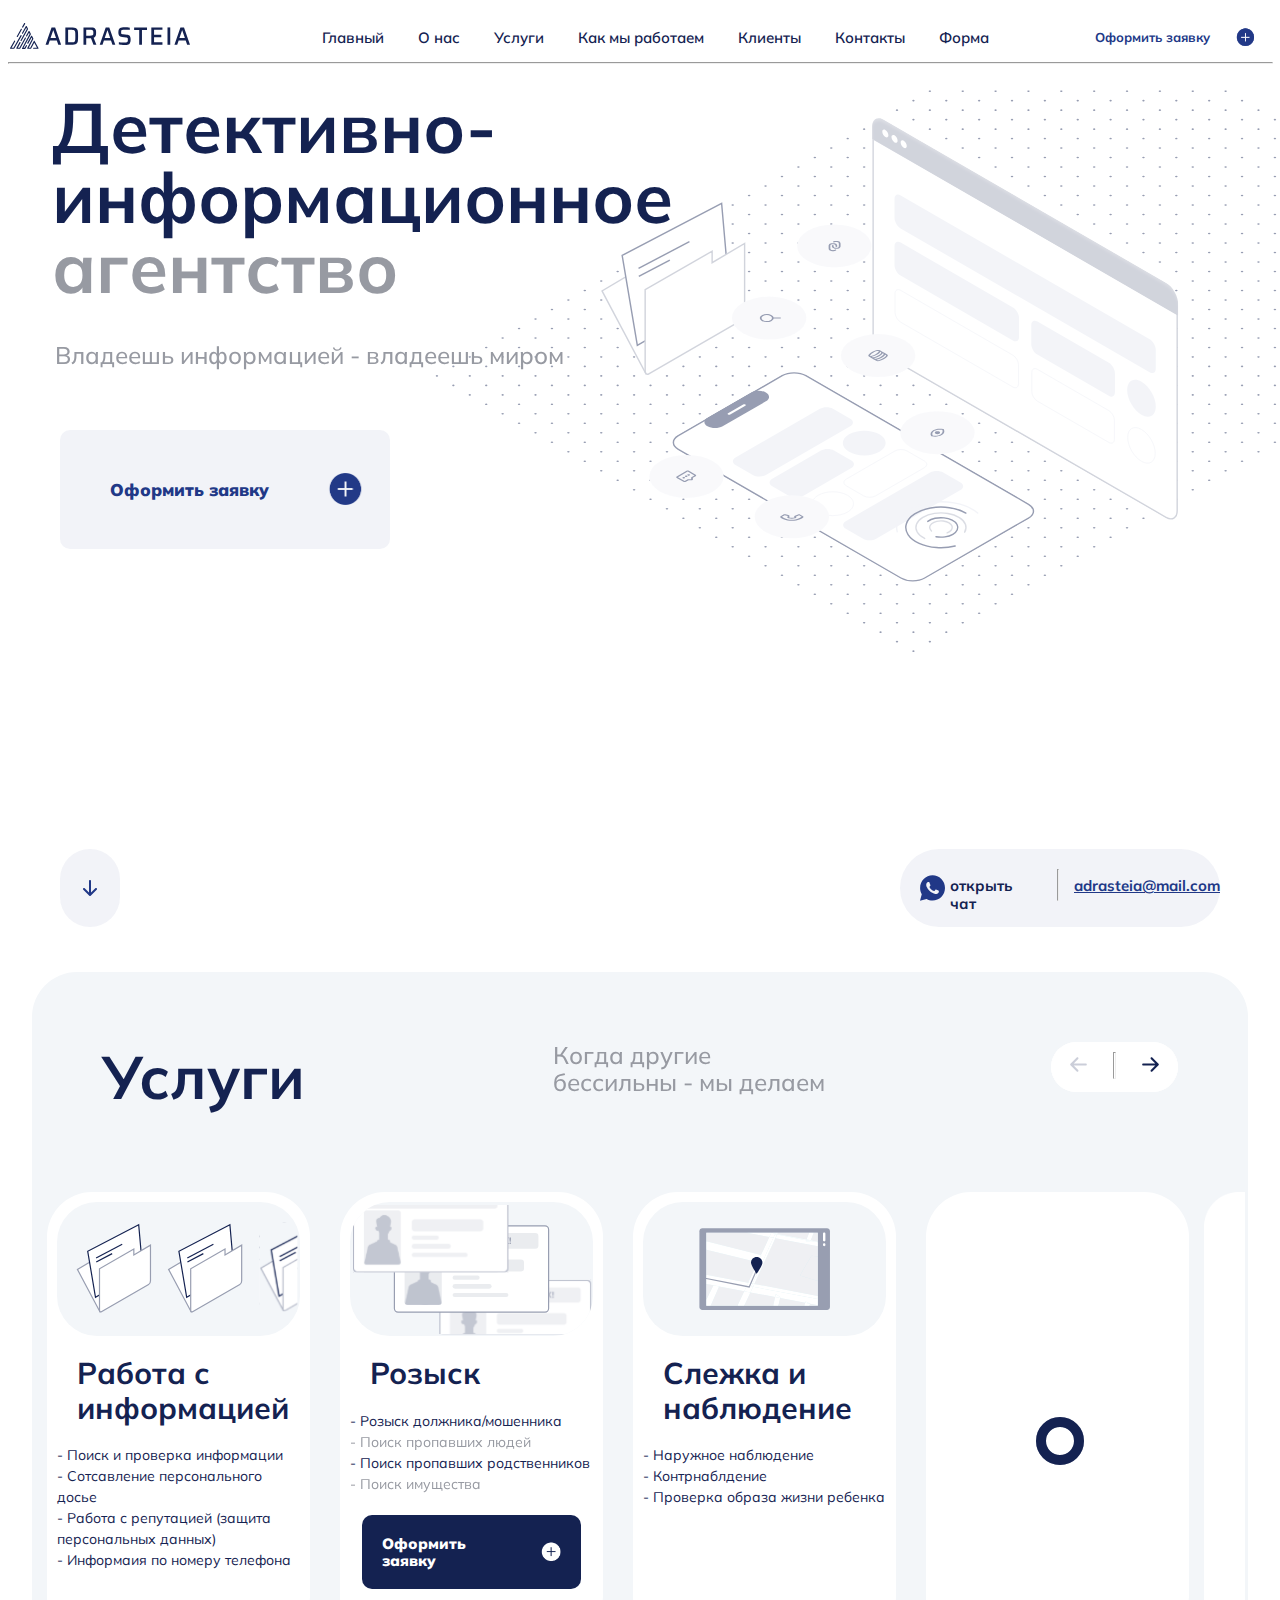
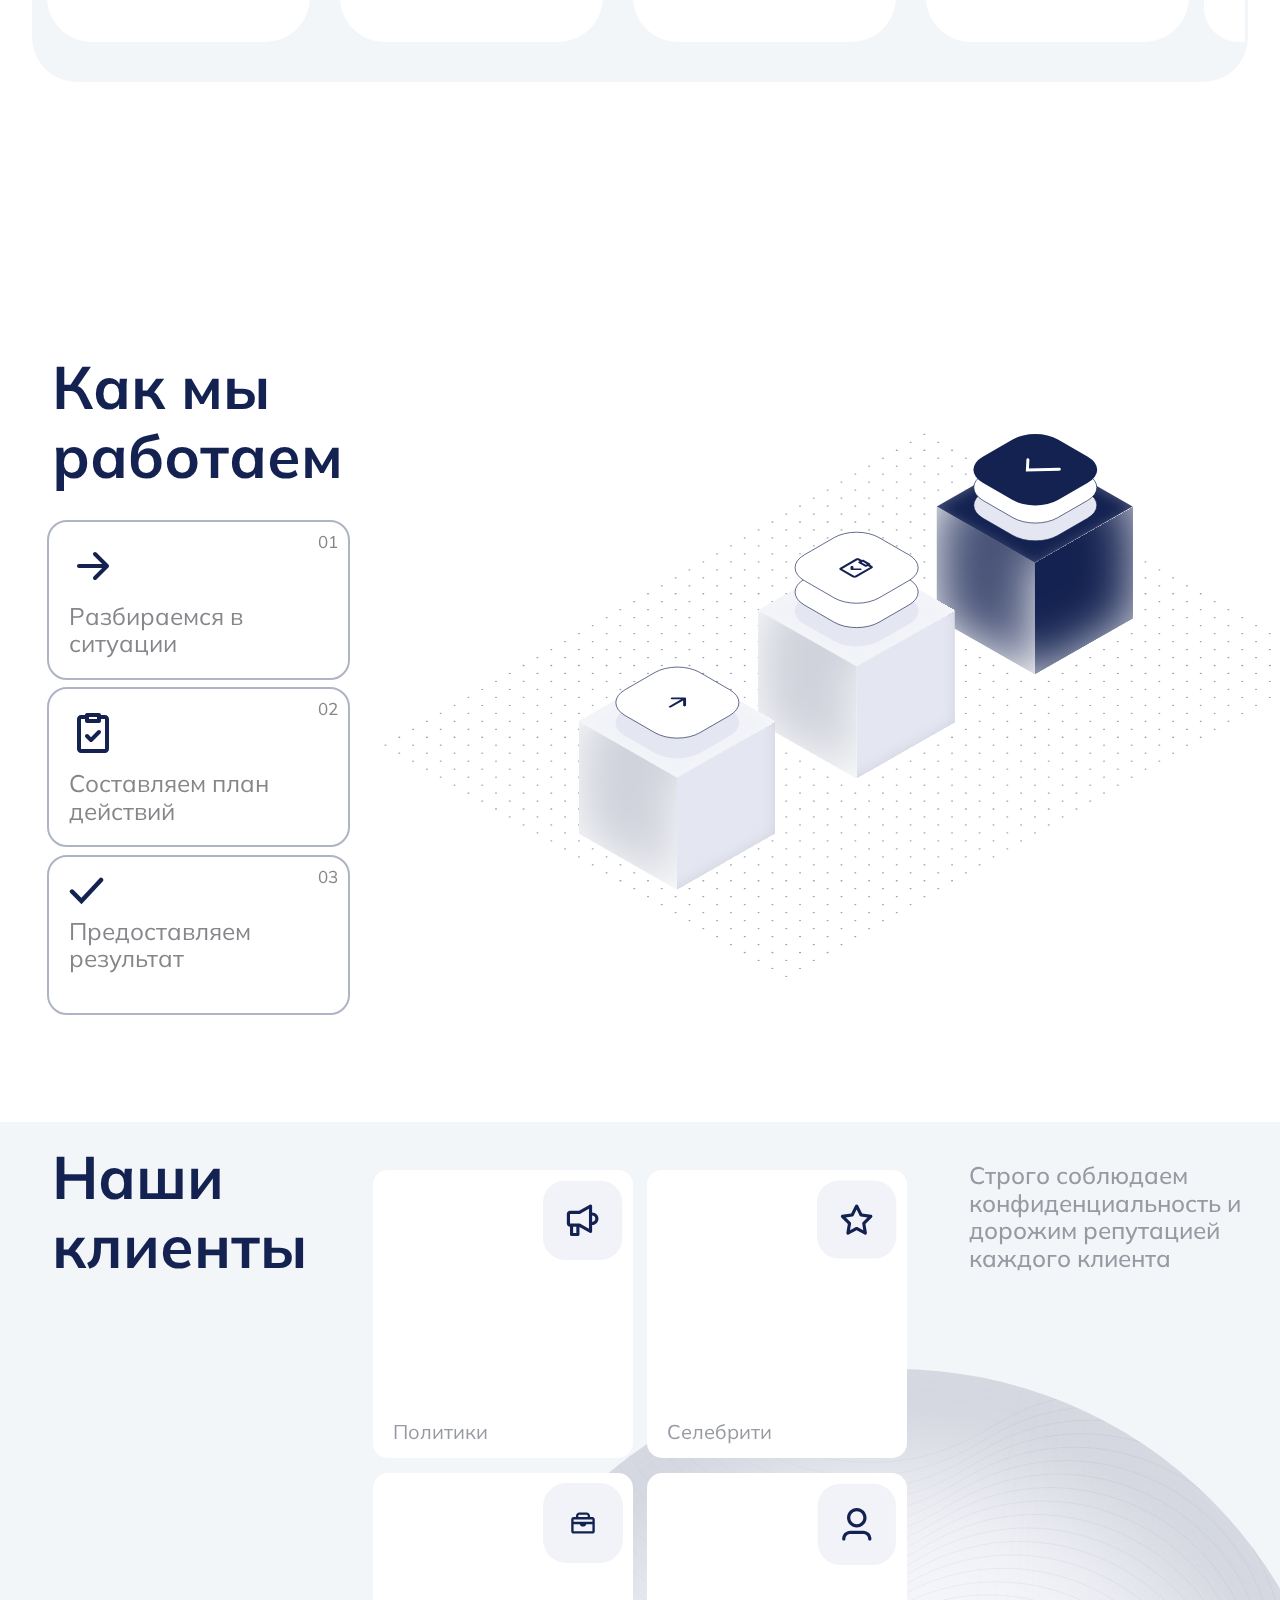
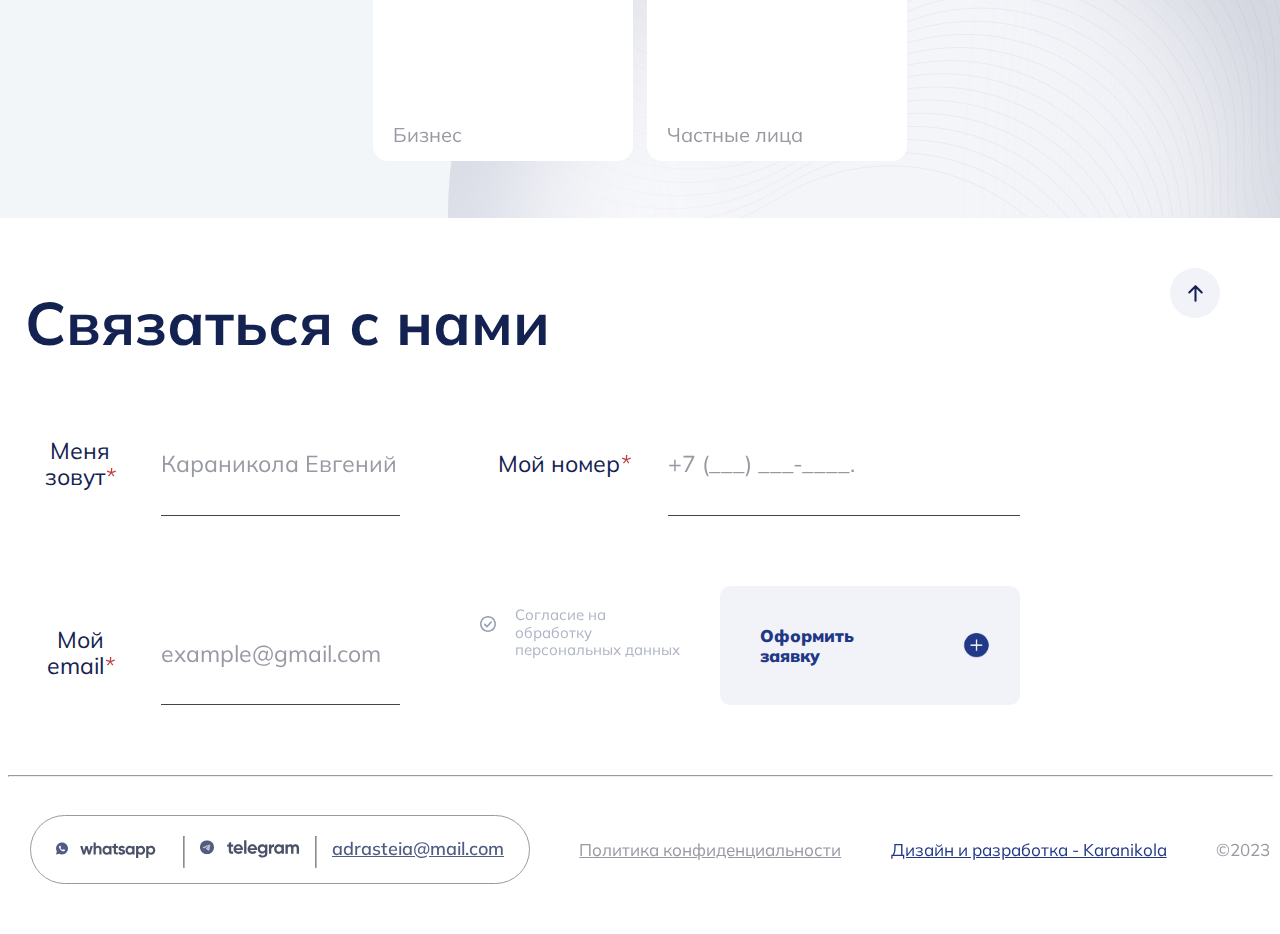
<file: index.html>
<!DOCTYPE html>
<html lang="ru">

<head>
    <meta charset="UTF-8">
    <meta name="viewport" content="width=device-width, initial-scale=1.0">
    <link rel="preconnect" href="https://fonts.googleapis.com">
    <link rel="preconnect" href="https://fonts.gstatic.com" crossorigin>
    <link href="https://fonts.googleapis.com/css2?family=Montserrat&family=Mulish:wght@200;400&display=swap"
        rel="stylesheet">
    <link rel="stylesheet" href="css/normalize.css">
    <link rel="stylesheet" href="css/style.css">
    <title>Document</title>
</head>

<body>
    <a class="skip-link" href="#Uslugi">
        Перейти к контенту
      </a>
    <header id="start">
        <a href="#" class="logo-a" target="_blank"><img class="logo" src="/Images/Logotip.svg" alt="Logotip">
        </a>
        <nav class="hede-href-displ" aria-label="Основная навигация">
            <a class="head-href" href="index.html">Главный</a>
            <a class="head-href" href="#Glavn">О нас</a>
            <a class="head-href" href="#Uslugi">Услуги</a>
            <a class="head-href" href="#How-work">Как мы работаем</a>
            <a class="head-href" href="#Clients">Клиенты</a>
            <a class="head-href" href="#Contact">Контакты</a>
            <a class="head-href" href="form.html">Форма</a>
        </nav>
        <button class="button-settings"> <img src="/Images/Settings.png" alt="Setting Button"> </button>
        <div class="div-button-set">
            <p class="text-button-set">Оформить заявку</p>
            <button class="button-font-nonebox-1-set" aria-label="Оформить заявку">ㅤ</button>
        </div>
    </header>
    <hr>
    <main>
        <section class="sect1" id="Glavn" aria-label="Основная информация">
            <div class="wrapper">
                <h1>
                    <span class="blue-text">Детективно-информационное</span>
                    <span class="gray-text">агентство</span>
                </h1>
                <h2 class="text-p-head" id="sect1-p-head">Владеешь информацией - владеешь миром</h2>
                <div class="div-button-Pc">
                    <h3 class="text-button-Pc">Оформить заявку</h3>
                    <button class="button-font-nonebox-1-Pc" aria-label="Оформить заявку">ㅤ</button>
                </div>
            </div>

            <div class="bg-img-sect1">
                <img src="/Images/BG_Sect1.svg" alt="Background image for mobile">
            </div>

            <div class="div-button">
                <p class="text-button">Оформить заявку</p>
                <button class="button-font-nonebox-1" aria-label="Оформить заявку">ㅤ</button>
            </div>
            <div class="bottom-of-sect1">
                <nav aria-label="Стрелка для перехода в конец страницы">
                    <a class="arrow sr-only" href="#end">ㅤ</a>
                </nav>

                <div class="whatsapp">
                    <img src="/Images/WhatsApp.svg" alt="WhatsApp">
                    <a href="#" class="chat">открыть чат</a>
                    <hr class="whatsapp-hr">
                    <a href="#" class="email">adrasteia@mail.com</a>
                </div>
            </div>
        </section>
        <section class="sect-uslugi" id="Uslugi" aria-label="Услуги">
            <div class="wrapper">
                <div class="all-uslugs">
                    <div class="uslugi-header">
                        <h2>Услуги</h2>
                        <h3 class="text-p-head uslug-text">Когда другие бессильны - мы делаем</h3>
                        <div class="left-right-button">
                            <button class="sr-only">
                                <img src="/Images/arrow-left.svg" alt="Arrow for navigation left">
                            </button>
                            <hr class="lr-hr">
                            <button class="sr-only">
                                <img src="/Images/arrow-right.svg" alt="Arrow for navigation right">
                            </button>
                        </div>
                    </div>
                    <div class="uslug-buttons">
                        <button class="button-font">
                            Работа с информацией
                        </button>
                        <button class="button-font">
                            Розыск
                        </button>
                        <button class="button-font slezh">
                            Слежка и наблюдение
                        </button>
                        <button class="button-font razved">
                            Бизнес разведка
                        </button>
                    </div>
                    <ul class="uslugi-ul">
                        <li>
                            <div class="uslugi" id="uslug-inf">
                                <img class="uslugs-image-1" src="/Images/Work-with-inf.svg" alt="Information">
                                <h3>
                                    Работа с информацией
                                </h3>
                                <ul class="text-uslugi">
                                    <li>Поиск и проверка информации</li>
                                    <li>Сотсавление персонального досье</li>
                                    <li>Работа с репутацией (защита персональных данных)</li>
                                    <li>Информаия по номеру телефона</li>
                                </ul>
                                <div class="div-button-uslug">
                                    <p class="text-button-box" aria-label="Оформить заявку">Оформить заявку</p>
                                    <button class="button-font-box">ㅤ</button>
                                </div>
                            </div>
                        </li>
                        <li>
                            <div class="uslugi" id="uslug-roz">
                                <img class="uslugs-image-2" src="/Images/Rozisk.svg" alt="Rozisk">
                                <h3>
                                    Розыск
                                </h3>
                                <ul class="text-uslugi">
                                    <li>Розыск должника/мошенника</li>
                                    <li>Поиск пропавших людей</li>
                                    <li>Поиск пропавших родственников</li>
                                    <li>Поиск имущества</li>
                                </ul>
                                <div class="div-button-uslug">
                                    <p class="text-button-box">Оформить заявку</p>
                                    <button class="button-font-box sr-only" aria-label="Оформить заявку">ㅤ</button>
                                </div>
                            </div>
                        </li>
                        <li>
                            <div class="uslugi" id="uslug-slezh">
                                <img class="uslugs-image-3" src="/Images/Slezhka.svg" alt="Slezhka">
                                <h3>
                                    Слежка и наблюдение
                                </h3>
                                <ul class="text-uslugi">
                                    <li>Наружное наблюдение</li>
                                    <li>Контрнаблдение</li>
                                    <li>Проверка образа жизни ребенка</li>
                                </ul>
                                <div class="div-button-uslug">
                                    <p class="text-button-box" aria-label="Оформить заявку">Оформить заявку</p>
                                    <button class="button-font-box sr-only">ㅤ</button>
                                </div>
                            </div>
                        </li>
                        <li>
                            <div class="uslugi" id="uslug-business">
                                <span class="loader"></span>
                                <div class="business">
                                    <img class="uslugs-image-4" src="/Images/Razved.svg" alt="Razvedka">
                                    <h3>
                                        Бизнес разведка
                                    </h3>
                                    <ul class="text-uslugi">
                                        <li>Проверка контрагентов</li>
                                        <li>Досье на компанию</li>
                                        <li>Внештатная служба безопасности</li>
                                        <li>Корпоративное расследование</li>
                                    </ul>
                                    <div class="div-button-uslug">
                                        <p class="text-button-box">Оформить заявку</p>
                                        <button class="button-font-box sr-only" aria-label="Оформить заявку">ㅤ</button>
                                    </div>
                                </div>

                            </div>
                        </li>
                        <li>
                            <div>
                                <img class="zaglushka-uslugi" src="/Images/Заглушка_Услуги.png" alt="Zaglushka">
                            </div>
                        </li>
                    </ul>
                </div>
            </div>
        </section>
        <section class="sect-how-work" id="How-work" aria-label="Как мы работаем">
            <div class="Pc-how-work">
                <h2>Как мы работаем</h2>
                <div class="spisok">
                    <ol>
                        <li>
                            <img class="how-work-images" src="/Images/Situation.svg" alt="First from How we work">
                            <img class="how-work-images-Pc" src="/Images/arrow-right-howwork.svg" alt="1">
                            <h3 class="how-work-text">Разбираемся в ситуации</h3>
                            <p class="how-work-number">01</p>
                        </li>
                        <li>
                            <img class="how-work-images" src="/Images/Actions.svg" alt="Second from How we work">
                            <img class="how-work-images-Pc" src="/Images/clipboard-check.svg" alt="2">
                            <h3 class="how-work-text">Составляем план действий</h3>
                            <p class="how-work-number">02</p>
                        </li>
                        <li>
                            <img class="how-work-images" src="/Images/Result.svg" alt="Third from How we work">
                            <img class="how-work-images-Pc" src="/Images/attachment.svg" alt="3">
                            <h3 class="how-work-text">Предоставляем результат</h3>
                            <p class="how-work-number">03</p>
                        </li>
                    </ol>
                </div>
            </div>
            <img class="bg-sect-how-work" src="/Images/How-wrok-BG.svg" alt="Background for How we work">
        </section>
        <section class="sect" id="Clients" aria-label="Наши клиенты">
            <div class="wrapper">
                <div class="all-clients">
                    <h2 class="Our_Clients">Наши клиенты</h2>
                    <p class="text-p-head" id="Our_Clients_p">Строго соблюдаем конфиденциальность и дорожим репутацией
                        каждого клиента</p>
                    <img id="right-bottom-img" src="/Images/Our_Clients_right-bottom.png" alt="Big half of circle">
                    <div class="container-blocks">
                        <div class="client" id="client1">
                            <p class="text-p-cl">Политики</p>
                            <img id="first" src="/Images/Politics.svg" alt="Politics">
                        </div>
                        <div class="client" id="client2">
                            <p class="text-p-cl">Селебрити</p>
                            <img id="third" src="/Images/Celebrity.svg" alt="Celebrity">
                        </div>
                        <div class="client" id="client3">
                            <p class="text-p-cl">Бизнес</p>
                            <img id="second" src="/Images/Business.svg" alt="Business">
                        </div>
                        <div class="client" id="client4">
                            <p class="text-p-cl">Частные лица</p>
                            <img id="fourth" src="/Images/People.svg" alt="People">
                        </div>
                    </div>
                </div>
            </div>
        </section>
        <section class="sect" id="Contact" aria-label="Наши контакты">
            <div class="wrapper">
                <div class="div-arrow-up">
                    <h2 class="svyaz">Связаться с нами</h2>
                    <nav aria-label="Стрелка для перехода в начало страницы">
                        <a class="arrow-up sr-only" href="#start">ㅤ</a>
                    </nav>
                </div>
                <form class="forma-grid">
                    <div class="inp1">
                        <label for="name" class="input-i">Меня зовут<i>*</i></label>
                        <input placeholder="Караникола Евгений" name="name" id="name" required>
                    </div>
                    <div class="inp2">
                        <label for="email" class="input-i">Мой email<i>*</i></label>
                        <input placeholder="example@gmail.com" name="email" id="email" type="email" required>

                    </div>
                    <div class="inp3">
                        <label for="number" class="input-i">Мой номер<i>*</i></label>
                        <input placeholder="+7 (___) ___-____." name="number" id="number" required>
                    </div>
                    <div class="div-button-2">
                        <p class="text-button">Оформить заявку</p>
                        <button class="button-font-nonebox-1" aria-label="Оформить заявку">ㅤ</button>
                    </div>
                    <div class="div-button-2-Pc">
                        <h3 class="text-button-Pc-2">Оформить заявку</h3>
                        <button class="button-font-nonebox-1-Pc-2 sr-only" aria-label="Оформить заявку">ㅤ</button>
                    </div>
                    <label class="text-agreement">
                        <input type="checkbox" name="Agreement" class="real-checkbox"
                            onclick="document.querySelector('label.text-agreement p').style.color = (this.checked) ? 'rgba(20, 34, 81, 1)' : '';">
                        <span class="custom-checkbox sr-only"></span>
                        <p>Согласие на обработку персональных данных</p>
                    </label>
                </form>
            </div>
        </section>
    </main>
    <hr>
    <footer id="end">
        <div class="footer">
            <div class="contact-with-us">
                <a href="#" class="chat-footer sr-only"><img src="/Images/WhatsApp-footer.svg" alt="WhatsApp"></a>
                <hr class="whatsapp-hr">
                <a href="#" class="tg sr-only"><img src="/Images/Telegram-footer.svg" alt="Telegram"></a>
                <hr class="whatsapp-hr">
                <a href="#" class="email-footer">adrasteia@mail.com</a>
            </div>
            <a class="confidience" href="#">Политика конфиденциальности</a>
            <a class="design" href="grid.html">Дизайн и разработка - Karanikola</a>
            <a class="text-2023">©2023</a>
        </div>
    </footer>
</body>

</html>
</file>
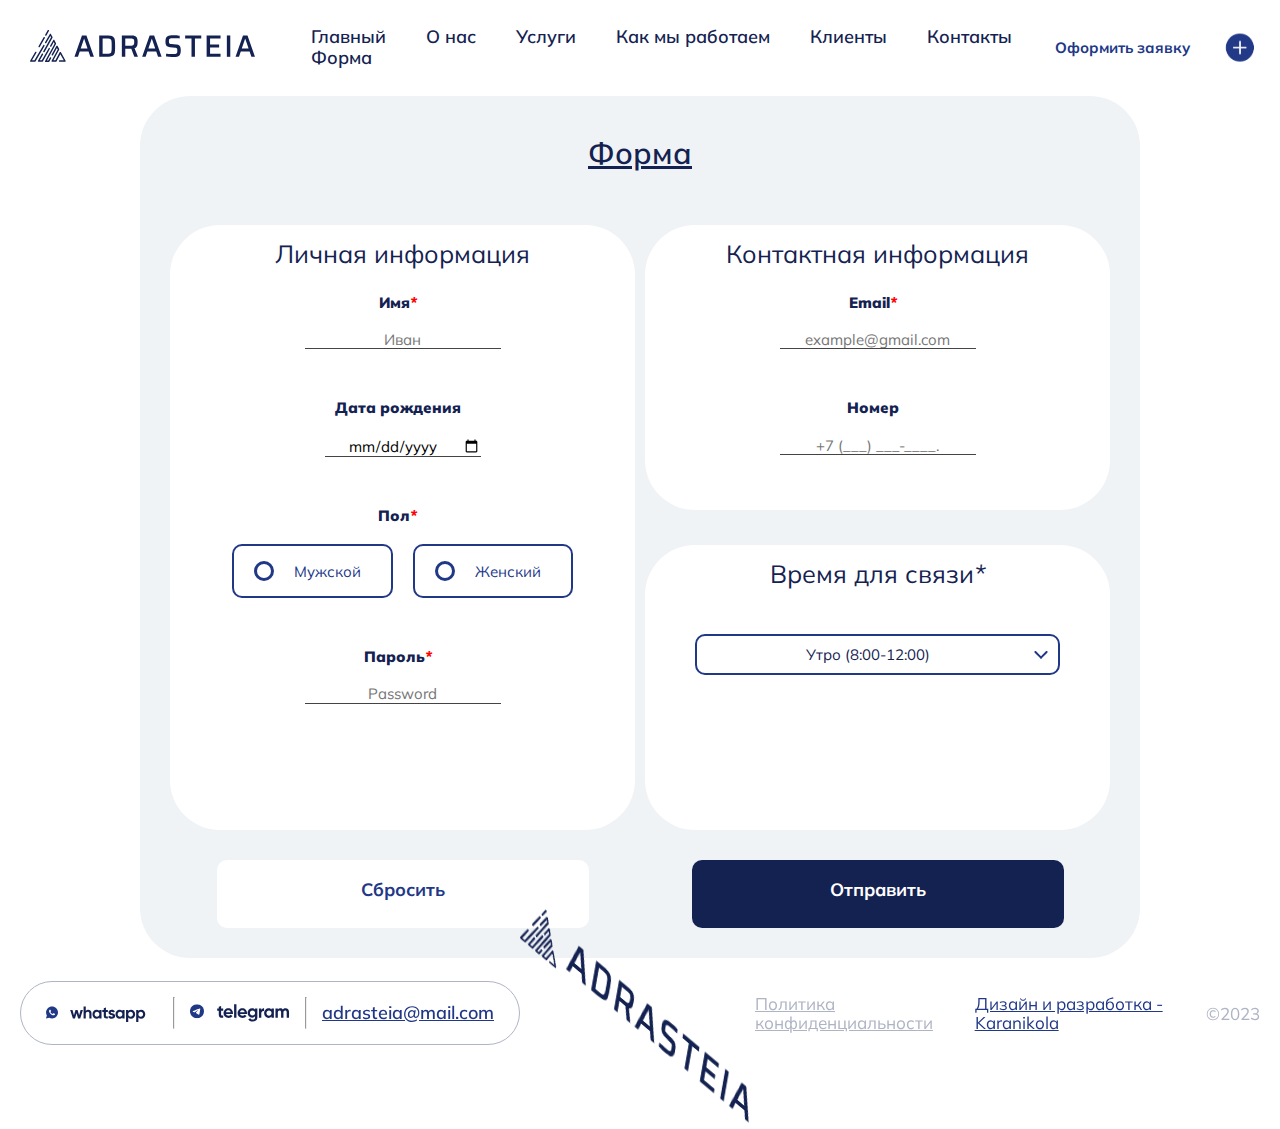
<file: form.html>
<!DOCTYPE html>
<html lang="en">

<head>
    <meta charset="UTF-8">
    <meta name="viewport" content="width=device-width, initial-scale=1.0">
    <link rel="preconnect" href="https://fonts.googleapis.com">
    <link rel="preconnect" href="https://fonts.gstatic.com" crossorigin>
    <link href="https://fonts.googleapis.com/css2?family=Montserrat&family=Mulish:wght@200;400&display=swap"
        rel="stylesheet">
    <link rel="stylesheet" href="css/normalize.css">
    <link rel="stylesheet" href="css/form_style.css">
    <title>Form</title>
</head>

<body>
    <a class="skip-link" href="#main">
        Перейти к контенту
      </a>
    <header id="start">
        <a href="#" target="_blank"><img class="logo sr-only" src="/Images/Logotip.svg" alt="Logotip"> </a>
        <nav class="hede-href-displ">
            <a class="head-href" href="index.html">Главный</a>
            <a class="head-href" href="#Glavn">О нас</a>
            <a class="head-href" href="#Uslugi">Услуги</a>
            <a class="head-href" href="#How-work">Как мы работаем</a>
            <a class="head-href" href="#Clients">Клиенты</a>
            <a class="head-href" href="#Contact">Контакты</a>
            <a class="head-href" href="form.html">Форма</a>
        </nav>
        <button class="button-settings sr-only"> <img src="/Images/Settings.png" alt="Setting button"> </button>
        <div class="div-button-set">
            <p class="text-button-set">Оформить заявку</p>
            <button class="button-font-nonebox-1-set sr-only"></button>
        </div>
    </header>
    <main>
       
            <form action="//httpbin.org/post" method="post">
                <div class="forma">
                <h1>Форма</h1>
                <fieldset class="information">
                    <legend>Личная информация</legend>
                    <div class="inp">
                        <label>
                            <p class="textp">Имя<i>*</i></p>
                            <input type="text" name="name_1" placeholder="Иван" required>
                        </label>
                    </div>
                    <div class="inp">
                        <label>
                            <p class="textp">Дата рождения</p>
                            <input max="2023-01-01" type="date" name="date">
                        </label>
                    </div>
                    <div class="inp">
                        <p class="textp">Пол<i>*</i></p>
                        <div class="floor">
                            <input type="radio" name="Gender" id="man" value="man" required>
                            <label class="gender" for="man">Мужской</label>
                            <input type="radio" name="Gender" id="woman" value="woman" required>
                            <label class="gender" for="woman">Женский</label>
                        </div>
                    </div>
                    <div class="inp">
                        <label>
                            <p class="textp">Пароль<i>*</i></p>
                            <input type="password" name="password" placeholder="Password" required>
                        </label>
                    </div>
                </fieldset>
                <fieldset class="contact">
                    <legend>Контактная информация</legend>
                    <div class="inp">
                        <label>
                            <p class="textp">Email<i>*</i></p>
                            <input type="email" name="email" placeholder="example@gmail.com" required>
                        </label>
                    </div>
                    <div class="inp">
                        <label>
                            <p class="textp">Номер</p>
                            <input type="tel" name="number" placeholder="+7 (___) ___-____.">
                        </label>
                    </div>
                </fieldset>
                <fieldset class="time">
                    <legend>Время для связи<i>*</i></legend>
                    <div class="select-wrapper">
                        <select name="select-ccategory" id="" class="select">
                            <option value="1">Утро (8:00-12:00)</option>
                            <option value="2">Обед (12:00-15:00)</option>
                            <option value="3">Вечер (15:00-18:00)</option>
                            <option value="4">Ночь (18:00-21:00)</option>
                        </select>
                    </div>
                </fieldset> 
                    <button type="reset" class="button-1"><p class="text-button1">Сбросить</p></button>
                    <button type="submit" class="button-2"><p class="text-button2">Отправить</p></button>
            </div>
            </form>
       





    </main>
    <footer id="end">
        <div class="footer">
            <div class="contact-with-us">
                <a href="#" class="chat-footer sr-only"><img src="/Images/WhatsApp-footer.svg" alt="WhatsApp"></a>
                <hr class="whatsapp-hr">
                <a href="#" class="tg sr-only"><img src="/Images/Telegram-footer.svg" alt="Telegram"></a>
                <hr class="whatsapp-hr">
                <a href="#" class="email-footer">adrasteia@mail.com</a>
            </div>
            <a href="#" target="_blank"><img class="logo1 sr-only" src="/Images/Logotip.svg" alt="Logotip"> </a>
            <a class="confidience" href="#">Политика конфиденциальности</a>
            <a class="design" href="grid.html">Дизайн и разработка - Karanikola</a>
            <a class="text-2023">©2023</a>
        </div>
    </footer>

</body>

</html>
</file>
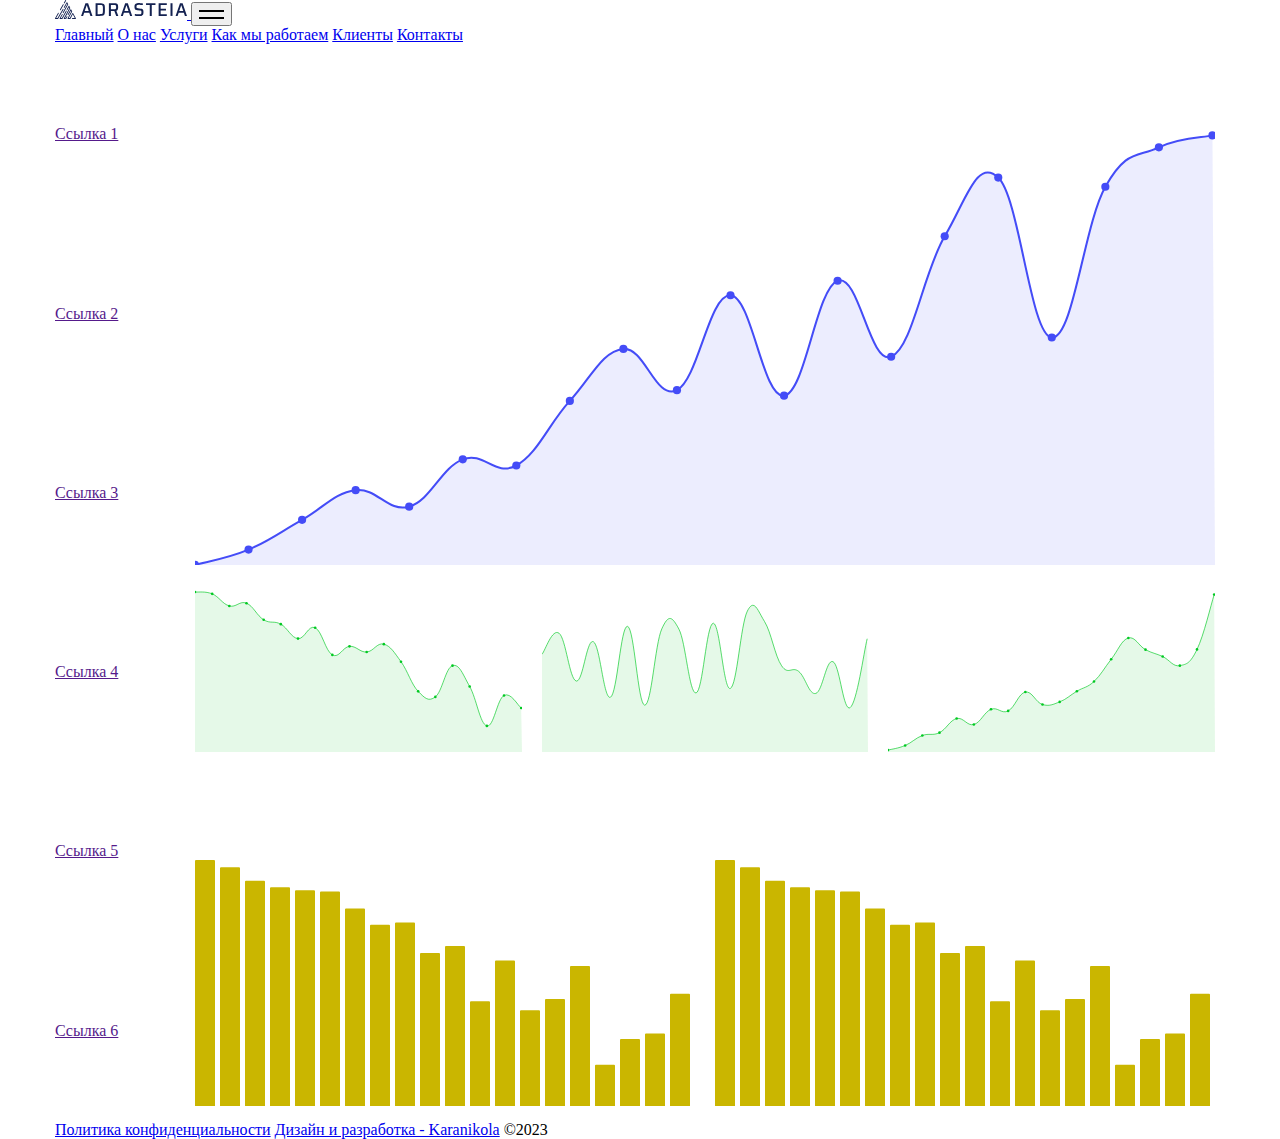
<file: grid.html>
<!DOCTYPE html>
<html lang="ru">

<head>
    <meta charset="UTF-8">
    <meta name="viewport" content="width=device-width, initial-scale=1.0">
    <link rel="stylesheet" href="css/normalize.css">
    <link rel="stylesheet" href="css/grid_style.css">
    <title>Document</title>
</head>

<body>
    <header class="wrapper">
        <a href="index.html" ><img class="logo" src="/Images/Logotip.svg" alt=""> </a>
        <button class="button-settings"> <img src="/Images/Settings.png" alt=""> </button>
        <nav>
            <a class="main-nav" href="#">Главный</a>
            <a class="main-nav" href="#">О нас</a>
            <a class="main-nav" href="#">Услуги</a>
            <a class="main-nav" href="#">Как мы работаем</a>
            <a class="main-nav" href="#">Клиенты</a>
            <a class="main-nav" href="#">Контакты</a>
        </nav>
    </header>
    <main>
        <div class="wrapper main-window">
            <div class="dashboard">
                <a href="" class="link-dashboard"> Ссылка 1</a>
                <a href="" class="link-dashboard"> Ссылка 2</a>
                <a href="" class="link-dashboard"> Ссылка 3</a>
                <a href="" class="link-dashboard"> Ссылка 4</a>
                <a href="" class="link-dashboard"> Ссылка 5</a>
                <a href="" class="link-dashboard"> Ссылка 6</a>
            </div>
            <div class="mainboard">
                <div class="first-net-img">
                    <img src="grid_img/First grid.svg" alt="">
                </div>
                <div class="second-net-img-1">
                    <img src="grid_img/Second grid 1.svg" alt="">
                </div>
                <div class="second-net-img-2">
                    <img src="grid_img/Second grid 2.svg" alt="">
                </div>
                <div class="second-net-img-3">
                    <img src="grid_img/Second grid 3.svg" alt="">
                </div>
                <div class="third-net-img-1">
                    <img src="grid_img/Third grid.svg" alt="">
                </div>
                <div class="third-net-img-2">
                    <img src="grid_img/Third grid.svg" alt="">
                </div>
            </div>
        </div>
    </main>
    <footer>
        <div class="footer wrapper">
            <a class="confidience" href="#">Политика конфиденциальности</a>
            <a class="design" href="#">Дизайн и разработка - Karanikola</a>
            <a class="text-2023">©2023</a>            
        </div>
    </footer>
</body>
</file>
<file: css/style.css>
* {
    margin: 0;
    padding: 0;
    /*outline: 1px solid red;*/
}

html {
    box-sizing: border-box;
    scroll-behavior: smooth;
}

*,
*::before,
*::after {
    box-sizing: inherit;
}

::selection {
    color: var(--gray-color);
    background: var(--light-blue-color);
  }

a:hover{
    color: var(--gray-color);
    transition: 0.3s;
}

a:focus{
    color: var(--light-blue-color);
    transition: 0.3s;
}

:focus{
    transform: scale(1.05);
    transition: 0.3s;
}

:root {
    font-size: 62.5%;
    --gray-color: #afb4c4;
    --blue-color: rgba(20, 34, 81, 1);
    --light-blue-color: rgba(33, 56, 135, 1);
}

body {
    font-family: 'Mulish', sans-serif;
    font-size: 1.5rem;
    color: var(--blue-color);
}

.skip-link {
    display: block;
    position: absolute;
    top: 0;
    left: 50%;
    padding: 10px 15px;
    color: white;
    background: var(--light-blue-color);
    transform: translateY(-100%);
  }

.skip-link:focus {
    transform: translateY(20%);
    color: white;
}

html, body { height: 100%;}

body > footer {
  position: sticky;
  top: 100vh;
}

.wrapper{
    margin: 0;
    padding: 0;
}

h1 {
    max-width: 600px;
    padding-left: 10px;
    text-align: left;
    line-height: 1;
}

h2 {
    display: block;
    max-width: 600px;
    padding: 20px 0 0 20px;
    text-align: left;
    font-size: 4rem;
}

h3 {
    display: block;
    margin: 20px 20px 20px 0;
    text-align: left;
    font-size: 2rem;
    max-width: 600px;
}

footer {
    padding: 20px 0 20px 0;
    text-align: left;
}

header {
    display: grid;
    grid-template-columns: 1fr 3fr 1fr;
    align-items: center;
    padding: 10px 0 10px 10px;
}

section {
    text-align: center;
    width: 100%;
}

hr {
    color: var(--gray-color);
    margin: 0.5em;

}

ol {
    margin: 2em;
}

ul {
    list-style-type: none;
}

.logo {
    position: relative;
    width: 8em;
}



.button-settings {
    display: flex;
    background-color: white;
    width: 60%;
    border: none;
    margin-left: auto;
    grid-area: 1/3/1/3;
    align-self: center;
}

.button-settings img {
    width: 25px;
}


.sect1 {
    display: block;
    flex-direction: column;
    padding-bottom: 3em;
}

.blue-text {
    font-size: 3.5rem;
    color: var(--blue-color);
    font-weight: bold;
    line-height: 1em;
}

.gray-text {
    font-size: 3.5rem;
    color: var(--gray-color);
    font-weight: bold;
    filter: contrast(0.5);
}

.text-p-head {
    text-align: left;
    margin: 15px 0px 15px 10px;
    color: var(--gray-color);
    font-size: 1.4rem;
    font-weight: 500;
    width: 90%;
    filter: contrast(0.5);
}

.bg-sect1 {
    display: block;
    position: relative;
    width: 100%;
    top: -80px;
    margin-left: auto;
    margin-right: auto;
}

.div-button {
    display: flex;
    background-color: rgba(33, 56, 135, 0.06);
    margin-left: auto;
    margin-right: auto;
    border-radius: 10px;
    width: 90%;
    box-shadow: 0px 6px 5px 1px #afb4c4;
}

.text-button {
    color: var(--light-blue-color);
    font-size: 1rem;
    font-weight: 900;
    padding: 20px;
    margin-right: auto;
}

.button-font-nonebox-1 {
    background-image: url(/Images/Plus-blue.png);
    width: 70px;
    border: none;
    background-repeat: no-repeat;
    background-position: center;
    background-size: 50%;
    background-color: rgba(30, 56, 135, 0);
}

.button-font-nonebox-1-Pc:hover{
    cursor: pointer;
}

.button-font-nonebox-1-Pc-2:hover{
    cursor: pointer;
}

div.all-uslugs {
    display: block;
    position: relative;
    background-color: rgba(243, 246, 249, 1);
    border-radius: 45px;
    width: 100%;
    padding: 0px 0 40px 0;
}

.uslug-buttons {
    display: flex;
    width: 100%;
}

.button-font {
    color: var(--light-blue-color);
    font-size: 1.5rem;
    padding: 10px 20px;
    font-weight: 900;
    background-color: rgba(33, 56, 135, 0.06);
    border-radius: 50px;
    margin: auto;
    border: 1px solid var(--gray-color);
}


div.uslugi {
    display: block;
    background-color: white;
    border-radius: 45px;
    padding: 10px 10px 30px 10px;
    margin-top: 30px;
    margin-left: auto;
    margin-right: auto;
    text-align: left;
    width: 90%;
    position: relative;
}

.business{
    opacity: 0;
    animation: ani 7s forwards;
    
}

@keyframes ani {
    50% {opacity: 0;}
    100% {opacity: 1;}
  } 

.loader {
    width: 48px;
    height: 48px;
    border:10px solid var(--gray-color);
    border-radius: 50%;
    position: absolute;
    right: 40%;
    top: 50%;
    transform:rotate(45deg);
    box-sizing: border-box;
    animation: ani2 5s forwards;
  }

  @keyframes ani2 {
    0% {opacity: 1;}
    100% {opacity: 0;}
  }
  .loader::before {
    content: "";
    position: absolute;
    box-sizing: border-box;
    inset:-10px;
    border-radius: 50%;
    border:10px solid var(--blue-color);
    animation: prixClipFix 2s infinite linear;
  }

  @keyframes prixClipFix {
      0%   {clip-path:polygon(50% 50%,0 0,0 0,0 0,0 0,0 0)}
      25%  {clip-path:polygon(50% 50%,0 0,100% 0,100% 0,100% 0,100% 0)}
      50%  {clip-path:polygon(50% 50%,0 0,100% 0,100% 100%,100% 100%,100% 100%)}
      75%  {clip-path:polygon(50% 50%,0 0,100% 0,100% 100%,0 100%,0 100%)}
      100% {clip-path:polygon(50% 50%,0 0,100% 0,100% 100%,0 100%,0 0)}
  }
    
.uslugs-image-1 {
    display: block;
    border-radius: 45px;
    width: 100%;
}

.text-uslugi li {
    list-style-type: none;
    /* Убираем маркеры у списка */
}

#uslug-roz .text-uslugi li:nth-child(even){
    color: var(--gray-color);
    filter: contrast(0.5);
}


.text-uslugi li:before {
    content: "- ";
    /* Добавляем в качестве маркера символ */
}

.text-uslugi {
    font-size: 1.4rem;
    line-height: 1.5;
    margin-bottom: 20px;
}

.div-button-uslug {
    display: flex;
    width: 90%;
    background-color: var(--blue-color);
    border-radius: 10px;
    margin-left: auto;
    margin-right: auto;
}

.text-button-box {
    color: white;
    font-size: 1.5rem;
    font-weight: 900;
    padding: 20px;
    margin-right: auto;
}

.button-font-box {
    background-image: url(/Images/Plus-white.png);
    width: 70px;
    border-radius: 20px;
    border: none;
    background-repeat: no-repeat;
    background-position: center;
    background-size: 50%;
    background-color: var(--blue-color);
}

.button-font-box:hover{
    cursor: pointer;
}

.spisok li {
    display: flex;
    padding: 20px;
    margin-left: auto;
    margin-right: auto;
    border: 2px solid var(--gray-color);
    border-radius: 10px;
    min-width: 50%;
    max-width: 100%;
    margin-bottom: 20px;
}

.how-work-images {
    width: 30%;
}

.how-work-text {
    font-size: 1.5rem;
    text-align: left;
    margin-left: 10%;
    margin-top: 5%;
    font-weight: 600;
    filter: contrast(0.2);
}

.how-work-number {
    position: relative;
    color: var(--gray-color);
    font-size: 1.2rem;
    left: 7%;
    top: -15px;
    filter: contrast(0.1);
}

div.all-clients {
    display: block;
    position: relative;
    background-color: rgba(243, 246, 249, 1);
    border-radius: 45px;
    width: 100%;
}

#right-bottom-img {
    position: absolute;
    right: 0;
    bottom: 0;
    width: 50%;
    z-index: 0;
}

div.container-blocks {
    display: grid;
    grid-template-columns: repeat(2, 1fr);
    grid-template-rows: repeat(2, 1fr);
    place-items: center;
    padding-bottom: 10px;
}

div.client {
    display: block;
    position: relative;
    background-color: white;
    border-radius: 15px;
    padding: 10px;
    margin: 10px;
}

.client {
    width: 80%;
    height: 90%;
}

.text-p-cl {
    color: var(--gray-color);
    font-size: 1.4rem;
    font-weight: 900;
    text-align: left;
    margin-top: 5.5em;
    filter: contrast(0.5);
}

#first {
    position: absolute;
    top: 0;
    right: 0;
    padding: 5px;
    width: 55px;
}

#second {
    position: absolute;
    top: 0;
    right: 0;
    padding: 5px;
    width: 55px;
}

#third {
    position: absolute;
    top: 0;
    right: 0;
    padding: 5px;
    width: 55px;
}

#fourth {
    position: absolute;
    top: 0;
    right: 0;
    padding: 5px;
    width: 55px;
}

input {
    font-size: 1.7rem;
    background: transparent;
    border: none;
    border-bottom: 1px solid #444;
    width: 95%;
    margin-top: 30px;
}

.div-button-2 {
    display: flex;
    background-color: rgba(33, 56, 135, 0.06);
    margin-left: auto;
    margin-right: auto;
    border-radius: 10px;
    width: 90%;
    box-shadow: 0px 6px 5px 1px #afb4c4;
    margin-top: 20px;
}

.text-agreement {
    display: flex;
    text-align: left;
    font-size: 0.7em;
    color: var(--gray-color);
    margin: 20px;
    margin-right: auto;
    width: 50%;
    filter: contrast(1);
}

.real-checkbox {
    display: none;
}

.custom-checkbox {
    display: inline-block;
    width: 20px;
    height: 20px;
    padding-right: 25px;
    margin-top: 4px;
    background-image: url(/Images/Checkbox_gray.svg);
    background-repeat: no-repeat;
    background-size: 65%;
    cursor: pointer;
}

.custom-checkbox::before {
    content: '';
    display: inline-block;
    width: 20px;
    height: 20px;
    padding-right: 25px;
    background-image: url(/Images/Checkbox_blue.svg);
    background-repeat: no-repeat;
    background-size: 65%;
    transform: scale(0);
}

.real-checkbox:checked + .custom-checkbox::before {
    transform: scale(1);
}

.footer {
    display: flex;
    font-size: 0.6em;
    padding: 10px;
    justify-content: space-between;
    width: 100%;
}

.confidience {
    color: var(--gray-color);
    filter: contrast(0.5);
}

.confidience:hover{
    color: var(--blue-color);
}

.design {
    color: var(--light-blue-color);
}

.text-2023 {
    position: static;
    right: auto;
    color: var(--gray-color);
    filter: contrast(0.5);
}

.form {
    display: block;
    width: 400px;
    padding: 10px 30px;
    width: 100%;
}

input[name="email"]::-webkit-input-placeholder {
    color: var(--blue-color);
}


@media (max-width: 1050px) {
    body {
        margin-left: auto;
        margin-right: auto;
        justify-content: center;
        
        min-width: 320px;
    }

    header{
        margin-top: 10px;
    }

    .logo-a{
        position: absolute;
    }

    #sect1-p-head{
        display: block;
        width: 200px;
    }

    .bg-img-sect1 img{
        background-repeat: no-repeat;
        width: 100%;
    }

    .div-button{
        margin-top: 0px;
    }

    .div-button-Pc {
        display: none;
    }

    .hede-href-displ {
        display: none;
    }

    #uslug-roz {
        display: none;
    }

    #uslug-slezh {
        display: none;
    }

    #uslug-business {
        display: none;
    }

    .slezh {
        display: none;
    }

    .razved {
        display: none;
    }

    .bg-sect1-PC {
        display: none;
    }

    .sr-only {
        position: absolute;
        width: 1px;
        height: 1px;
        padding: 0;
        margin: -1px;
        overflow: hidden;
        clip: rect(0, 0, 0, 0);
        white-space: nowrap;
        border-width: 0;
    }

    .div-button-set {
        display: none;
    }


    .div-arrow {
        display: none;
    }

    .whatsapp {
        display: none;
    }

    .left-right-button {
        display: none;
    }

    .zaglushka-uslugi {
        display: none;
    }

    .how-work-images-Pc {
        display: none;
    }

    .bg-sect-how-work {
        display: none;
    }

    .right-bottom-img-Pc {
        display: none;
    }

    .input-i {
        display: none;
    }

    .div-button-2-Pc {
        display: none;
    }

    .arrow-up {
        display: none;
    }

    .contact-with-us {
        display: none;
    }
}

@media (min-width:1050px) and (max-width:1550px) {

    /* Первая секция */

    .logo {
        width: 12em;
        justify-content: start;
    }

    .hede-href-displ {
        margin-right: auto;
        margin-left: auto;
    }

    .head-href {
        grid-area: 1/ 2/ 1/2;
        color: var(--blue-color);
        margin-left: 2em;
        text-decoration: none;
        font-size: 1.5rem;
        font-weight: 600;
    }

    .div-button-set {
        display: flex;
        border-radius: 10px;
        justify-content: end;
    }

    .button-font-nonebox-1-set {
        background-image: url(/Images/Plus-blue.png);
        width: 50px;
        border: none;
        background-repeat: no-repeat;
        background-position: center;
        background-size: 50%;
        background-color: rgba(30, 56, 135, 0);
    }

    .button-font-nonebox-1-set:hover{
        cursor: pointer;
    }

    .text-button-set {
        color: var(--light-blue-color);
        font-size: 1.3rem;
        font-weight: 700;
        padding: 10px;
    }

    .button-settings {
        display: none;
    }

    .whatsapp-hr {
        margin: 1em 0 2em 0;
    }

    .blue-text {
        font-size: 7rem;
    }

    .gray-text {
        font-size: 7rem;
    }

    .text-p-head {
        font-size: 2.4rem;
        padding-left: 45px;
        grid-area: 2/1/2/1;
    }

    .bg-sect1 {
        display: none;
    }

    .bg-img-sect1 img{
        display: none;
    }

    header {
        padding: 20px 10px 0 10px;
    }

    .sect1 {
        display: flex;
        text-align: left;
        background-image: url(/Images/BG_Sect1_PC.svg);
        background-size: 85%;
        background-position: 100% -80px;
        background-repeat: no-repeat;
    }

    h1 {
        padding-left: 52px;
    }

    .div-button {
        display: none;
    }

    .bg-sect1-PC {
        position: absolute;
        width: 80%;
        right: 0;
        top: -20px;
    }

    .div-button-Pc {
        width: 330px;
        margin-left: 4em;
        box-shadow: none;
        display: flex;
        background-color: rgba(33, 56, 135, 0.06);
        margin-right: auto;
        border-radius: 10px;
        margin-top: 60px;
    }

    .button-font-nonebox-1-Pc {
        width: 90px;
        background-image: url(/Images/Plus-blue.png);
        border: none;
        background-repeat: no-repeat;
        background-position: center;
        background-size: 50%;
        background-color: rgba(30, 56, 135, 0);
    }

    .text-button-Pc {
        font-size: 1.7rem;
        padding: 30px;
        color: var(--light-blue-color);
        font-weight: 900;
        margin-right: auto;
    }

    .arrow {
        display: flex;
        background-image: url("/Images/arrow.svg");
        background-color: rgba(33, 56, 135, 0.06);
        border-radius: 50px;
        width: 3%;
        background-repeat: no-repeat;
        background-position: center;
        padding: 30px;
        border: none;
        margin-left: 60px;
        text-decoration: none;
    }

    .whatsapp {
        display: flex;
        width: 320px;
        background-color: rgba(33, 56, 135, 0.06);
        border-radius: 50px;
        margin-right: 60px;
    }

    .whatsapp img {
        width: 25px;
        margin: 5px 5px 5px 20px;
    }

    .chat {
        font-size: 1.5rem;
        font-weight: 700;
        color: var(--blue-color);
        text-decoration: none;
        margin-top: 28px;
    }

    .whatsapp-hr {
        width: 0.2px;
        height: 30px;
        margin: 15px;
        margin-top: 20px;
        color: var(--gray-color);
    }

    .email {
        font-size: 1.5rem;
        font-weight: 700;
        color: var(--light-blue-color);
        margin-top: 28px;
    }

    .bottom-of-sect1 {
        display: flex;
        justify-content: space-between;
        margin-top: 300px;
    }


    /* Секция Усулги */

    h2 {
        font-size: 6rem;
        text-align: left;
    }

    .svyaz{
        padding-left: 25px;
    }

    .sect-uslugi {
        width: 95%;
        margin-left: auto;
        margin-right: auto;
    }

    .uslug-buttons {
        display: none;
    }

    .uslugi-header {
        display: flex;
        margin-left: 50px;
        margin-right: 50px;
        padding: 50px 0 50px 0;
    }

    .left-right-button {
        display: flex;
        background-color: white;
        border-radius: 80px;
        justify-content: space-between;
        margin: 20px;
    }

    .lr-hr {
        position: relative;
        width: 0.2px;
        height: 25px;
        top: 3px;
    }

    .left-right-button button {
        border: none;
        background-color: white;
        border-radius: 80px;
        padding: 0 15px 0 15px;
    }

    .left-right-button button img {
        width: 25px;
    }

    .uslug-text {
        margin-top: 20px;
        margin-left: auto;
        margin-right: auto;
        width: 320px;
    }

    .uslugi-ul {
        display: flex;
    }


    #uslug-inf .div-button-uslug {
        display: none;
    }

    #uslug-slezh .div-button-uslug {
        display: none;
    }

    #uslug-business .div-button-uslug {
        display: none;
    }

    div.uslugi {
        height: 450px;
    }

    h3 {
        font-size: 3rem;
        margin: 20px;
    }

    .uslugs-image-1 {
        display: block;
        width: 100%;
        border-radius: 40px;
    }

    .uslugs-image-2 {
        display: block;
        width: 100%;
        border-radius: 40px;
    }

    .uslugs-image-3 {
        display: block;
        width: 100%;
        border-radius: 40px;
    }

    .uslugs-image-4 {
        display: block;
        width: 100%;
        border-radius: 40px;
    }

    .zaglushka-uslugi {
        height: 450px;
        position: relative;
        top: 30px;
        margin-right: 3px;
    }

    .sect-how-work {
        display: flex;
        margin-top: 250px;
        margin-bottom: 100px;
    }

    .how-work-images {
        display: none;
    }

    .spisok li {
        display: grid;
        grid-template-columns: 7fr 1fr;
        grid-template-rows: repeat(2, 1fr);
        width: 90%;
        margin: 0 0 0.5em 0;
        height: 160px;
        border-radius: 20px;
    }

    .bg-sect-how-work {
        width: 70%;
        margin-top: 50px;
        grid-area: 1 / 1 / 1 / 1;
    }

    .how-work-text {
        grid-area: 2 / 1 / -1 / -1;
        margin-left: 0;
        color: rgba(152, 158, 177, 1);
        font-size: 2.4rem;
        font-weight: normal;
    }

    .how-work-number {
        grid-area: 1 / 2 / 1 / 2;
        left: 50%;
        top: -10px;
        font-size: 1.7rem;
    }

    .Pc-how-work {
        display: block;
        width: 30%;
        margin-left: 32px;
    }

    ol {
        margin: 2em 0 0 1em;
    }

    /* Наши клиенты */

    div.all-clients {
        display: grid;
        grid-template-columns: 2fr 0fr 3fr 0fr 2fr;
        grid-template-rows: 1fr 2fr;
        border-radius: 0;
        background-image: url(/Images/graphic.svg);
        background-repeat: no-repeat;
        background-size: 65%;
        background-position: right 0 bottom 0;
    }

    .Our_Clients {
        grid-area: 1 / 1 / 1 / 1;
        margin-left: 32px;
    }

    .container-blocks {
        margin-top: 40px;
        margin-bottom: 40px;
        grid-area: 1 / 3 / -1 / 3;
    }

    #Our_Clients_p {
        grid-area: 1 / 5 / 1 / 5;
        margin-right: 52px;
        margin-top: 40px;
    }

    .client {
        height: 95%;
        width: 95%;
        margin-top: 50px;
    }

    #first {
        padding: 10px;
        width: 100px;
    }

    #second {
        padding: 10px;
        width: 100px;
    }

    #third {
        padding: 10px;
        width: 100px;
    }

    #fourth {
        padding: 10px;
        width: 100px;
    }

    .text-p-cl {
        font-size: 2rem;
        font-weight: normal;
        margin-top: 240px;
        margin-left: 10px;
    }

    #right-bottom-img {
        display: none;
    }

    /* Связаться с нами */

    .div-arrow-up {
        display: flex;
        justify-content: space-between;
        margin-top: 50px;
    }

    .arrow-up {
        display: flex;
        background-image: url("/Images/arrow-up.svg");
        background-color: rgba(33, 56, 135, 0.06);
        background-size: 50%;
        border-radius: 70px;
        background-repeat: no-repeat;
        background-position: center;
        width: 50px;
        height: 50px;
        border: none;
        margin-right: 60px;
        align-self: center;
        text-decoration: none;
    }

    .forma-grid {
        display: grid;
        grid-template-columns: 2fr 1fr 1fr 1fr;
        grid-template-rows: repeat(2, 1fr);
        margin-top: 30px;
        margin-bottom: 70px;
        gap: 60px;
    }

    .div-button-2-Pc {
        display: flex;
        grid-area: 2 / 3 / 2 / 3;
        width: 300px;
        background-color: rgba(33, 56, 135, 0.06);
        border-radius: 10px;
        margin-top: 10px;
    }

    .button-font-nonebox-1-Pc-2 {
        width: 90px;
        background-image: url(/Images/Plus-blue.png);
        border: none;
        background-repeat: no-repeat;
        background-position: center;
        background-size: 40%;
        background-color: rgba(30, 56, 135, 0);
    }

    .text-button-Pc-2 {
        font-size: 1.7rem;
        padding: 20px;
        color: var(--light-blue-color);
        font-weight: 900;
        margin-right: auto;
    }

    .div-button-2 {
        display: none;
    }

    .text-agreement {
        font-size: 1.5rem;
        width: 100%;
        margin-top: 30px;
        margin-bottom: 0;
        grid-area: 2 / 2 / 2 / 2;
    }

    input {
        margin-left: 30px;
    }

    input[name="email"]::-webkit-input-placeholder {
        color: var(--gray-color);
        font-size: 2.3rem;
        filter: contrast(0.5);
    }

    .input-i i{
        color: red;
        font-size: 2.3rem;
        filter: contrast(0.5);
    }

    input[name="name"]::-webkit-input-placeholder {
        color: var(--gray-color);
        font-size: 2.3rem;
        filter: contrast(0.5);
    }

    input[name="number"]::-webkit-input-placeholder {
        color: var(--gray-color);
        font-size: 2.3rem;
        filter: contrast(0.5);
    }

    .inp1 {
        display: flex;
    }

    .inp2 {
        display: flex;
        grid-area: 2 / 1 / 2 / 1;
    }

    .inp3 {
        display: flex;
        grid-area: 1 / 2 / 1 / 4;
    }


    .input-i {
        font-size: 2.3rem;
        color: var(--blue-color);
        align-self: center;
        width: 40%;
        padding-top: 25px;
        margin-left: 30px;
    }

    .custom-checkbox {
        margin-top: 10px;
        margin-right: 10px;
    }

    .contact-with-us {
        display: flex;
        width: 500px;
        border: 1px solid var(--gray-color);
        border-radius: 50px;
        margin-left: 20px;
        font-size: 2.5rem;
        align-items: center;
        filter: contrast(0.5);
    }

    .contact-with-us img {
        width: 100px;
    }

    .chat-footer {
        width: 150px;
        padding-left: 25px;
    }

    .email-footer {
        font-size: 1.8rem;
        font-weight: 600;
        color: var(--light-blue-color);
        padding-right: 25px;
        align-self: center;
    }

    .footer {
        align-items: center;
        padding-bottom: 30px;
    }

    .confidience {
        font-size: 1.7rem;
    }

    .design {
        font-size: 1.7rem;
    }

    .text-2023 {
        font-size: 1.7rem;
    }
}

@media (min-width:1550px) {
    /* Первая секция */

    .logo {
        width: 15em;
        justify-content: start;
        margin: 20px;
    }

    .hede-href-displ {
        margin-right: auto;
        margin-left: auto;
    }

    .head-href {
        grid-area: 1/ 2/ 1/2;
        color: var(--blue-color);
        margin-left: 2em;
        text-decoration: none;
        font-size: 1.8rem;
        font-weight: 600;
    }

    .div-button-set {
        display: flex;
        justify-content: end;
    }

    .button-font-nonebox-1-set {
        background-image: url(/Images/Plus-blue.png);
        width: 80px;
        border: none;
        background-repeat: no-repeat;
        background-position: center;
        background-size: 50%;
        background-color: rgba(30, 56, 135, 0);
        background-position: 5%;
    }

    .text-button-set {
        color: var(--light-blue-color);
        font-size: 1.5rem;
        font-weight: 700;
        padding: 10px;
    }

    .button-settings {
        display: none;
    }

    .whatsapp-hr {
        margin: 1em 0 2em 0;
    }

    .blue-text {
        font-size: 10rem;
    }

    .gray-text {
        font-size: 10rem;
    }

    .text-p-head {
        font-size: 2.4rem;
        padding-left: 45px;
        grid-area: 2/1/2/1;
    }

    .bg-sect1 {
        display: none;
    }

    .bg-img-sect1 img{
        display: none;
    }

    header {
        padding: 20px 10px 0 10px;
    }

    .sect1 {
        display: flex;
        text-align: left;
        background-image: url(/Images/BG_Sect1_PC.svg);
        background-size: 80%;
        background-position: 100% -100px;
        background-repeat: no-repeat;
    }

    h1 {
        padding-left: 52px;
    }

    .svyaz{
        padding-left: 25px;
    }

    .div-button {
        display: none;
    }

    .bg-sect1-PC {
        position: absolute;
        width: 80%;
        right: 0;
        top: -20px;
    }

    .div-button-Pc {
        width: 360px;
        margin-left: 4em;
        box-shadow: none;
        display: flex;
        background-color: rgba(33, 56, 135, 0.06);
        margin-right: auto;
        border-radius: 10px;
        margin-top: 60px;
    }

    .button-font-nonebox-1-Pc {
        width: 90px;
        background-image: url(/Images/Plus-blue.png);
        border: none;
        background-repeat: no-repeat;
        background-position: center;
        background-size: 50%;
        background-color: rgba(30, 56, 135, 0);
    }

    .text-button-Pc {
        font-size: 2.4rem;
        padding: 30px;
        color: var(--light-blue-color);
        font-weight: 900;
        margin: 0;
    }

    .arrow {
        display: flex;
        background-image: url("/Images/arrow.svg");
        background-color: rgba(33, 56, 135, 0.06);
        border-radius: 50px;
        width: 3%;
        background-repeat: no-repeat;
        background-position: center;
        padding: 30px;
        border: none;
        margin-left: 60px;
        text-decoration: none;
    }

    .whatsapp {
        display: flex;
        width: 420px;
        background-color: rgba(33, 56, 135, 0.06);
        border-radius: 50px;
        margin-right: 60px;
    }

    .whatsapp img {
        width: 25px;
        margin: 5px 5px 5px 20px;
    }

    .chat {
        font-size: 2rem;
        font-weight: 700;
        color: var(--blue-color);
        text-decoration: none;
        margin-top: 22px;
    }

    .whatsapp-hr {
        width: 0.2px;
        height: 30px;
        margin: 15px;
        color: var(--gray-color);
    }

    .email {
        font-size: 2rem;
        font-weight: 700;
        color: var(--light-blue-color);
        margin-top: 22px;
    }

    .bottom-of-sect1 {
        display: flex;
        justify-content: space-between;
        margin-top: 500px;
    }


    /* Секция Усулги */

    h2 {
        font-size: 9.4rem;
        text-align: left;
        max-width: none;
    }

    .sect-uslugi {
        width: 95%;
        margin-left: auto;
        margin-right: auto;
    }

    .uslug-buttons {
        display: none;
    }

    .uslugi-header {
        display: flex;
        margin-left: 50px;
        margin-right: 50px;
        padding: 50px 0 50px 0;
    }

    .left-right-button {
        display: flex;
        background-color: white;
        border-radius: 100px;
        width: 169px;
        justify-content: space-between;
        margin: 27px;
    }

    .lr-hr {
        position: relative;
        width: 0.2px;
        height: 30px;
        top: 13px;
    }

    .left-right-button button {
        border: none;
        background-color: white;
        border-radius: 100px;
        padding: 0 15px 0 15px;
    }

    .left-right-button button img {
        width: 35px;
    }

    .uslug-text {
        font-size: 3rem;
        margin-top: 20px;
        margin-left: auto;
        margin-right: auto;
        width: 400px;
    }

    .uslugi-ul {
        display: flex;
        margin-left: 20px;
        justify-content: space-between;
    }

    .uslugs-image-1 {
        display: block;
        width: 100%;
        border-radius: 40px;
    }

    .uslugs-image-2 {
        display: block;
        width: 100%;
        border-radius: 40px;
    }

    .uslugs-image-3 {
        display: block;
        width: 100%;
        border-radius: 40px;
    }

    .uslugs-image-4 {
        display: block;
        width: 100%;
        border-radius: 40px;
    }

    .zaglushka-uslugi {
        height: 450px;
        position: relative;
        top: 30px;
        margin-right: 3px;
    }

    #uslug-inf .div-button-uslug {
        display: none;
    }

    #uslug-slezh .div-button-uslug {
        display: none;
    }

    #uslug-business .div-button-uslug {
        display: none;
    }

    div.uslugi {
        width: 95%;
    }

    h3 {
        font-size: 3.4rem;
        margin: 20px;
    }

    .text-uslugi{
        font-size: 1.7rem;
    }

    .div-button-uslug{
        padding: 5px;
    }

    .text-button-box{
        font-size: 2rem;
    }

    .button-font-box{
        width: 90px;
    }

    /* Как мы работаем */

    .sect-how-work {
        display: flex;
        margin-top: 150px;
        margin-bottom: 100px;
    }

    .how-work-images {
        display: none;
    }

    .spisok li {
        display: grid;
        grid-template-columns: 7fr 1fr;
        grid-template-rows: repeat(2, 1fr);
        width: 90%;
        margin: 0 0 0.5em 0;
        height: 160px;
        border-radius: 20px;
    }

    .bg-sect-how-work {
        width: 70%;
        margin-top: 50px;
        grid-area: 1 / 1 / 1 / 1;
    }

    .how-work-text {
        grid-area: 2 / 1 / -1 / -1;
        margin-left: 0;
        color: rgba(152, 158, 177, 1);
        font-size: 3rem;
        font-weight: normal;
    }

    .how-work-number {
        grid-area: 1 / 2 / 1 / 2;
        left: 50%;
        top: -10px;
        font-size: 2rem;
    }

    .Pc-how-work {
        display: block;
        width: 30%;
        margin-left: 32px;
    }

    ol {
        margin: 2em 0 0 1em;
    }

    /* Наши клиенты */

    div.all-clients {
        display: grid;
        grid-template-columns: 2fr 0fr 4fr 0fr 2fr;
        grid-template-rows: 1fr 2fr;
        border-radius: 0;
        background-image: url(/Images/graphic.svg);
        background-repeat: no-repeat;
        background-size: 65%;
        background-position: right 0 bottom 0;
    }

    .Our_Clients {
        grid-area: 1 / 1 / 1 / 1;
        margin-left: 32px;
        margin-top: 50px;
        margin-bottom: 50px;
    }

    .container-blocks {
        margin-top: 90px;
        margin-bottom: 40px;
        grid-area: 1 / 3 / -1 / 3;
    }

    #Our_Clients_p {
        grid-area: 1 / 5 / 1 / 5;
        margin-right: 52px;
        margin-top: 90px;
        font-size: 3.4rem;
    }

    div.client{
        border-radius: 30px;
    }

    .client {
        height: 95%;
        width: 90%;
        margin-top: 50px;
    }

    #first {
        padding: 10px;
        margin: 20px;
        width: 140px;
    }

    #second {
        padding: 10px;
        margin: 20px;
        width: 140px;
    }

    #third {
        padding: 10px;
        margin: 20px;
        width: 140px;
    }

    #fourth {
        padding: 10px;
        margin: 20px;
        width: 140px;
    }

    .text-p-cl {
        font-size: 3.4rem;
        font-weight: normal;
        margin-top: 320px;
        margin-left: 50px;
    }

    #right-bottom-img {
        display: none;
    }

    /* Связаться с нами */

    .div-arrow-up {
        display: flex;
        justify-content: space-between;
        margin-top: 50px;
        text-decoration:dashed;
    }

    .arrow-up {
        display: flex;
        background-image: url("/Images/arrow-up.svg");
        background-color: rgba(33, 56, 135, 0.06);
        background-size: 50%;
        border-radius: 70px;
        background-repeat: no-repeat;
        background-position: center;
        width: 50px;
        height: 50px;
        border: none;
        margin-right: 60px;
        align-self: center;
        text-decoration: none;
    }

    .forma-grid {
        display: grid;
        grid-template-columns: 2fr 1fr 1fr 1fr;
        grid-template-rows: repeat(2, 1fr);
        margin-top: 30px;
        margin-bottom: 70px;
        gap: 60px;
    }

    .div-button-2-Pc {
        display: flex;
        grid-area: 2 / 3 / 2 / 3;
        width: 360px;
        background-color: rgba(33, 56, 135, 0.06);
        border-radius: 10px;
        margin-top: 10px;

    }

    .button-font-nonebox-1-Pc-2 {
        width: 90px;
        background-image: url(/Images/Plus-blue.png);
        border: none;
        background-repeat: no-repeat;
        background-position: center;
        background-size: 40%;
        background-color: rgba(30, 56, 135, 0);
    }

    .text-button-Pc-2 {
        font-size: 2.4rem;
        padding: 20px;
        color: var(--light-blue-color);
        font-weight: 900;
        margin: 5px;
        align-self: center;
    }

    .div-button-2 {
        display: none;
    }

    .text-agreement {
        font-size: 1.8rem;
        width: 100%;
        margin-top: 30px;
        margin-bottom: 0;
        grid-area: 2 / 2 / 2 / 2;
    }

    input {
        margin-left: 30px;
    }

    input[name="email"]::-webkit-input-placeholder {
        color: var(--gray-color);
        font-size: 3.4rem;
        filter: contrast(0.5);
    }

    input[name="name"]::-webkit-input-placeholder {
        color: var(--gray-color);
        font-size: 3.4rem;
        filter: contrast(0.5);
    }

    input[name="number"]::-webkit-input-placeholder {
        color: var(--gray-color);
        font-size: 3.4rem;
        filter: contrast(0.5);
    }

    .inp1 {
        display: flex;
    }

    .inp2 {
        display: flex;
        grid-area: 2 / 1 / 2 / 1;
    }

    .inp3 {
        display: flex;
        grid-area: 1 / 2 / 1 / 4;
    }

   
    .input-i {
        font-size: 2.3rem;
        color: var(--blue-color);
        align-self: center;
        width: 40%;
        padding-top: 25px;
        margin-left: 30px;
    }

    .input-i i{
        color: red;
        font-size: 2.3rem;
        filter: contrast(0.5);
    }

    .custom-checkbox {
        margin-top: 10px;
        margin-right: 10px;
    }

    .contact-with-us {
        display: flex;
        width: 700px;
        border: 1px solid var(--gray-color);
        border-radius: 50px;
        margin-left: 20px;
        font-size: 2.5rem;
        align-items: center;
    }

    .contact-with-us img {
        width: 150px;
    }

    .chat-footer {
        width: 200px;
        padding-left: 25px;
    }

    .email-footer {
        font-size: 3rem;
        font-weight: 600;
        color: var(--light-blue-color);
        padding-right: 25px;
        align-self: center;
    }

    .confidience {
        font-size: 2rem;
    }

    .design {
        font-size: 2rem;
    }

    .text-2023 {
        font-size: 2rem;
    }


}
</file>
<file: css/form_style.css>
* {
    margin: 0;
    padding: 0;
    /*outline: 1px solid red;*/
}

html {
    box-sizing: border-box;
    scroll-behavior: smooth;
}

*,
*::before,
*::after {
    box-sizing: inherit;
}

::selection {
    color: var(--gray-color);
    background: var(--light-blue-color);
  }

a:hover{
    color: var(--gray-color);
    transition: 0.3s;
}

a:focus{
    color: var(--light-blue-color);
    transition: 0.3s;
}


:root {
    font-size: 62.5%;
    --gray-color: #afb4c4;
    --blue-color: rgba(20, 34, 81, 1);
    --light-blue-color: rgba(33, 56, 135, 1);
}

body {
    font-family: 'Mulish', sans-serif;
    font-size: 1.5rem;
    color: var(--blue-color);
}

.skip-link {
    display: block;
    position: absolute;
    top: 0;
    left: 50%;
    padding: 10px 15px;
    color: #18191c;
    background: var(--light-blue-color);
    transform: translateY(-100%);
  }

.skip-link:focus {
    transform: translateY(20%);
}

html, body { height: 100%;}

body > footer {
  position: sticky;
  top: 100vh;
}

header {
    display: grid;
    grid-template-columns: 1fr 3fr 1fr;
    align-items: center;
    padding: 10px 0 10px 10px;
}

.button-settings{
    display: none;
}

.logo {
    width: 15em;
    justify-content: start;
    margin: 20px;
}

.hede-href-displ {
    margin-right: auto;
    margin-left: auto;
}

.head-href {
    grid-area: 1/ 2/ 1/2;
    color: var(--blue-color);
    margin-left: 2em;
    text-decoration: none;
    font-size: 1.8rem;
    font-weight: 600;
}

.div-button-set {
    display: flex;
    border-radius: 10px;
    justify-content: end;
}

.button-font-nonebox-1-set {
    background-image: url(/Images/Plus-blue.png);
    width: 80px;
    border: none;
    background-repeat: no-repeat;
    background-position: center;
    background-size: 50%;
    background-color: rgba(30, 56, 135, 0);
}

.text-button-set {
    color: var(--light-blue-color);
    font-size: 1.5rem;
    font-weight: 700;
    padding: 10px;
}

.forma{
    display: grid;
    grid-template-rows: 0.5fr 2fr 2fr 0.5fr;
    grid-template-columns: repeat(2, 1fr);
    gap: 10px;
    width: 1000px;
    margin-right: auto;
    margin-left: auto;
    background-color: rgba(240, 243, 246, 1);
    padding: 0 30px 30px 30px;
    border-radius: 50px;
    justify-content: center;
}

h1{
    grid-area: 1 / 1 / 1 / -1;
    font-size: 3rem;
    color: var(--blue-color);
    font-weight: 600;
    text-align: center;
    margin-top: 40px;
    margin-bottom: 30px;
    text-decoration: underline;
}

legend{
    font-size: 2.5rem;
    color: var(--blue-color);
    text-align: center;
    position: relative;
    top: 30px;
}

fieldset{
    border: none;
}

.information{
    display: flex;
    flex-direction: column;
    grid-area: 2 / 1 / -1 / 1;
    margin-bottom: 10px;
    background-color: white;
    padding: 25px 50px;
    border-radius: 50px;
    gap: 20px;
    height: 620px;
}

.contact{
    display: flex;
    flex-direction: column;
    grid-area: 2 / 2 / 2 / 2;
    margin-bottom: 10px;
    background-color: white;
    padding: 25px 50px;
    border-radius: 50px;
    gap: 20px;
    height: 300px;
}

.time{
    display: flex;
    flex-direction: column;
    grid-area: 3 / 2 / 3 / 2;
    margin-bottom: 10px;
    background-color: white;
    padding: 25px 50px;
    border-radius: 50px;
    gap: 20px;
    height: 300px;
}

input {
    font-size: 1.5rem;
    background: transparent;
    border: none;
    border-bottom: 1px solid #444;
    width: 100%;
    margin-top: 20px;
    margin-left: auto;
    margin-right: auto;
    text-align: center;
}

.inp{
    display: flex;
    align-items: center;
    flex-direction: column;
    width: 100%;
}

.textp{
    font-size: 1.5rem;
    color: var(--blue-color);
    font-weight: 900;
    margin: 15px 20px 0 10px;
    padding-top: 15px;
    text-align: center;
}

.textp i{
    color: red;
}

.floor{
    display: flex;
}

input[type="radio"]{
    display: none;
}

.gender{
    color: var(--light-blue-color);
    margin-left: 10px;
    margin-right: 10px;
    margin-top: 20px;
    border: 2px solid var(--light-blue-color);
    border-radius: 10px;
    padding: 15px 30px 15px 20px;
    font-size: 1.5rem;
    cursor: pointer;
    display: flex;
    align-items: center;
}

.gender:before{
    display: inline-block;
    content: "";
    height: 20px;
    width: 20px;
    border: 3px solid var(--light-blue-color);
    border-radius: 50%;
    margin-right: 20px;
}

input[type="radio"]:checked + .gender{
    background-color: var(--light-blue-color);
    color: white;
}

input[type="radio"]:checked + .gender:before{
    height: 20px;
    width: 20px;
    border: 4px solid white;
    background-color: var(--light-blue-color);
}

.gender:hover{
    transform: scale(1.1);
    transition: 0.2s;
    box-shadow: 3px 5px 5px var(--gray-color);
}

.select{
    appearance: none;
    border: 2px solid var(--light-blue-color);
    border-radius: 10px;
    background-color: white;
    padding: 10px 35px 10px 15px;
    outline: none;
    cursor: pointer;
    width: 100%;
    margin-top: 50px;
    margin-bottom: 40px;
    background-image: url(/Images/arrow-bottom.svg);
    background-repeat: no-repeat;
    background-position: 97% 50%;
    font-size: 1.5rem;
    color: var(--blue-color);
    text-align: center;
}

.select option{
    font-size: 1.5rem;
    color: var(--light-blue-color);
}

.button-1{
    transition: transform 0.3s ease;
    display: flex;
    background-color:white;
    margin-left: auto;
    margin-right: auto;
    margin-top: 10px;
    border-radius: 10px;
    border: none;
    width: 80%;
    grid-area: 4 / 1 / 4 / 1;
    justify-content: center;
}

.button-1:hover{
    background-color: var(--blue-color);
    cursor: pointer;
    box-shadow: 5px 5px 15px var(--light-blue-color);
    transform: scale(1.1);
}

.button-1:active{
    background-color: white;
    cursor: pointer;
    box-shadow: 5px 5px 5px var(--light-blue-color);
}

.button-2{
    transition: transform 0.3s ease;
    display: flex;
    background-color: var(--blue-color);
    margin-left: auto;
    margin-right: auto;
    margin-top: 10px;
    border-radius: 10px;
    border: none;
    width: 80%;
    grid-area: 4 / 2 / 4 / 2;
    justify-content: center;
}

.button-2:hover{
    background-color: white;
    cursor: pointer;
    box-shadow: 5px 5px 15px var(--gray-color);
    transform: scale(1.1);
}

.button-2:active{
    background-color:  var(--blue-color);
    cursor: pointer;
    box-shadow: 5px 5px 5px var(--light-blue-color);
}

.text-button1{
    color: var(--light-blue-color);
    font-size: 1.8rem;
    font-weight: 700;
    padding: 20px;
    padding-right: 50%;
    padding-left: 50%;
}

.text-button1:hover{
    color: white;
}

.text-button1:active{
    color: var(--light-blue-color);
}

.text-button2{
    color: white;
    font-size: 1.8rem;
    font-weight: 700;
    padding: 20px;
    padding-right: 50%;
    padding-left: 50%;
}

.text-button2:hover{
    color: var(--blue-color);
}

.text-button2:active{
    color: white;
}

.footer {
    display: flex;
    padding: 20px 0 20px 0;
    text-align: left;
    justify-content: space-between;
}

.contact-with-us {
    display: flex;
    width: 500px;
    border: 1px solid var(--gray-color);
    border-radius: 50px;
    margin-left: 20px;
    font-size: 2.5rem;
    align-items: center;
}

.contact-with-us img {
    width: 100px;
}

.whatsapp-hr {
    width: 0.2px;
    height: 30px;
    margin: 15px;
    color: var(--gray-color);
}

.chat-footer {
    width: 150px;
    padding-left: 25px;
}

.email-footer {
    font-size: 1.8rem;
    font-weight: 600;
    color: var(--light-blue-color);
    padding-right: 25px;
    align-self: center;
}

.footer {
    align-items: center;
    padding-bottom: 30px;
}

.logo1 {
    width: 13em;
    justify-content: start;
    margin: 20px;
    transform: rotate(30deg) scale(1.5) skew(20deg, 10deg);
}

.confidience {
    font-size: 1.7rem;
    color: var(--gray-color);
}

.design {
    font-size: 1.7rem;
    color: var(--light-blue-color);
}

.text-2023 {
    font-size: 1.7rem;
    color: var(--gray-color);
    margin-right: 20px;
}
</file>
<file: css/grid_style.css>
.wrapper {
    max-width: 1170px;
    margin-left: auto;
    margin-right: auto;
    padding-left: 16px;
    padding-right: 16px;
}

.main-window {
    display: grid;
    grid-template-columns: 1fr 8fr;
}

.dashboard {
    display: flex;
    flex-direction: column;
    justify-content: space-around;
}

.mainboard {
    display: grid;
    grid-template-columns: repeat(6, 1fr);
    grid-template-rows: repeat(3, 1fr);
}

.first-net-img {
    grid-area: 1 / 1 / 3 / -1;
    margin: 10px;
}

.second-net-img-1 {
    grid-area: 3 / 1/ 3 / 3;
    margin: 10px;
}

.second-net-img-2 {
    grid-area: 3 / 3/ 3 / 5;
    margin: 10px;
}

.second-net-img-3 {
    grid-area: 3 / 5/ 3 / -1;
    margin: 10px;
}

.third-net-img-1 {
    grid-area: 5 / 1 / -1 / 4;
    margin: 10px;
}

.third-net-img-2 {
    grid-area: 5 / 4 / -1 / -1;
    margin: 10px;
}
</file>
